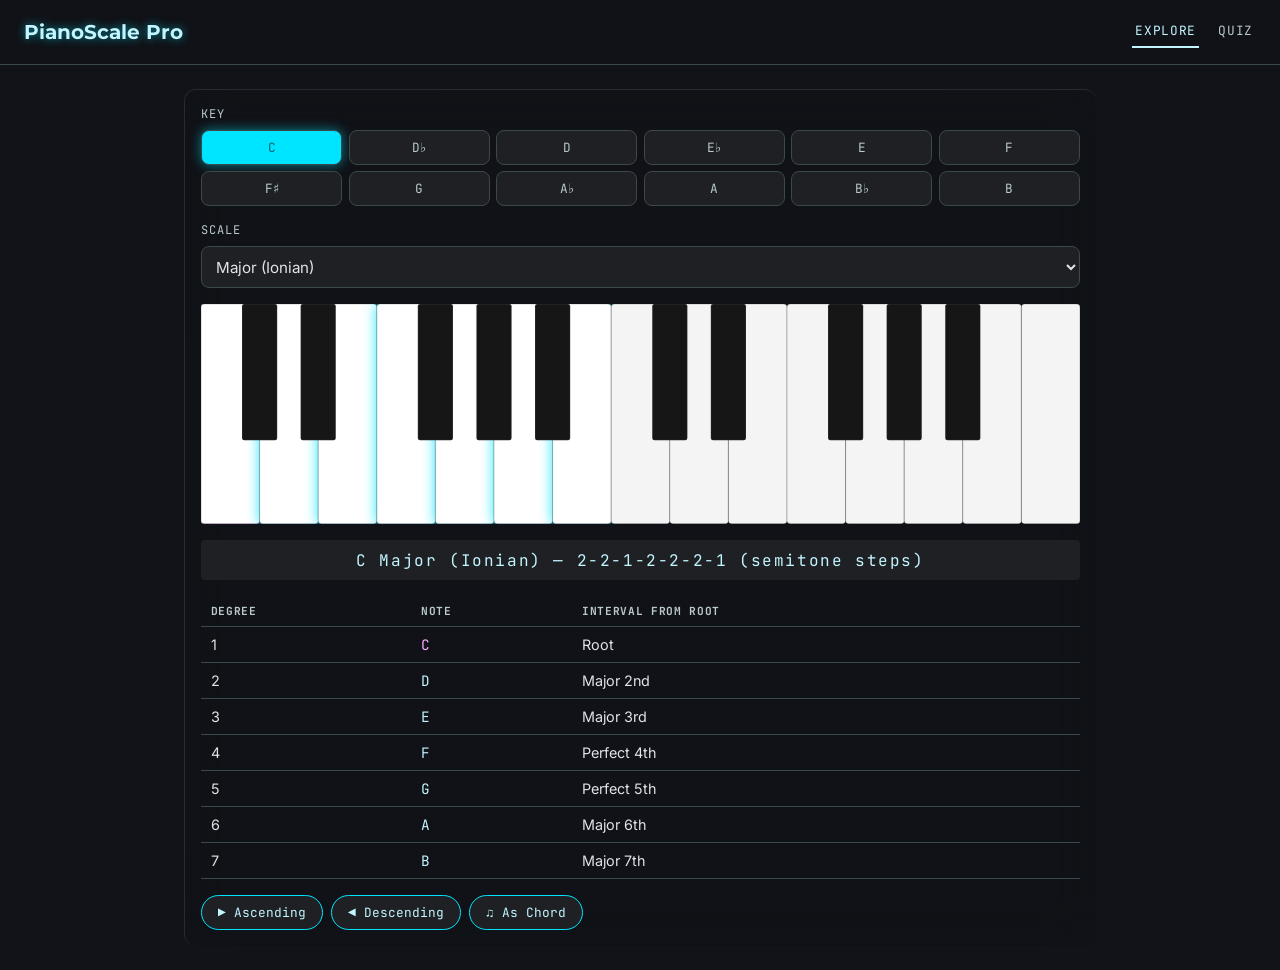
<file: index.html>
<!DOCTYPE html>
<html lang="en">
<head>
<meta charset="utf-8" />
<meta name="viewport" content="width=device-width, initial-scale=1.0" />
<title>PianoScale Pro — Theory &amp; Ear Training</title>
<link href="https://fonts.googleapis.com/css2?family=Inter:wght@400;500;600;700&family=JetBrains+Mono:wght@400;500;700&family=Montserrat:wght@400;500;600;700;800&display=swap" rel="stylesheet" />
<link rel="stylesheet" href="css/tokens.css" />
<link rel="stylesheet" href="css/app.css" />
</head>
<body>
  <header class="app-header">
    <h1 class="app-title">PianoScale Pro</h1>
    <nav class="app-nav" id="app-nav">
      <button data-view="explore" class="active">Explore</button>
      <button data-view="quiz">Quiz</button>
    </nav>
  </header>

  <main class="app-main">
    <section id="explore-view" class="view active"></section>
    <section id="quiz-view" class="view"></section>
  </main>

  <script type="module" src="js/main.js"></script>
</body>
</html>
</file>
<file: css/tokens.css>
/* Design tokens extracted from Stitch project 764963942059691026
   "Piano Scale Master" — design system: Midnight Studio */
:root {
  /* surfaces */
  --color-background: #111318;
  --color-on-background: #e2e2e8;
  --color-surface: #111318;
  --color-surface-bright: #37393e;
  --color-surface-container-lowest: #0c0e12;
  --color-surface-container-low: #1a1c20;
  --color-surface-container: #1e2024;
  --color-surface-container-high: #282a2e;
  --color-surface-container-highest: #333539;
  --color-surface-variant: #333539;
  --color-on-surface: #e2e2e8;
  --color-on-surface-variant: #bac9cc;
  --color-outline: #849396;
  --color-outline-variant: #3b494c;

  /* primary — cyan: scale tones, active state */
  --color-primary: #c3f5ff;
  --color-on-primary: #00363d;
  --color-primary-container: #00e5ff;
  --color-on-primary-container: #00626e;

  /* secondary — magenta: root note anchor */
  --color-secondary: #f8acff;
  --color-on-secondary: #570067;
  --color-secondary-container: #e248ff;
  --color-on-secondary-container: #4c005a;

  /* tertiary — green: success / correct-answer feedback */
  --color-tertiary: #b5ffaa;
  --color-on-tertiary: #003907;
  --color-tertiary-container: #00f13d;
  --color-on-tertiary-container: #006814;

  /* error */
  --color-error: #ffb4ab;
  --color-on-error: #690005;
  --color-error-container: #93000a;
  --color-on-error-container: #ffdad6;

  /* semantic aliases used across the app */
  --color-root-note: var(--color-secondary-container);
  --color-scale-tone: var(--color-primary-container);
  --color-success: var(--color-tertiary-container);
  --color-danger: var(--color-error-container);

  /* typography */
  --font-display: 'Montserrat', sans-serif;
  --font-headline: 'Montserrat', sans-serif;
  --font-body: 'Inter', sans-serif;
  --font-label: 'JetBrains Mono', monospace;

  /* spacing */
  --space-unit: 8px;
  --space-container-padding: 24px;
  --space-gutter: 16px;
  --keyboard-height-pct: 40vh;
  --sidebar-width: 280px;

  /* radii */
  --radius-sm: 0.25rem;
  --radius-md: 0.5rem;
  --radius-lg: 0.75rem;
  --radius-xl: 1rem;
  --radius-2xl: 1.5rem;
  --radius-full: 9999px;
}
</file>
<file: css/app.css>
/* app.css — app-specific styles, built on tokens.css.
   Piano key look ported from design/practice-mode.html; extended with
   .key-root / .key-scale / .key-dim to match keyboard.js's state API. */

* { box-sizing: border-box; }

body {
  margin: 0;
  background: var(--color-background);
  color: var(--color-on-background);
  font-family: var(--font-body);
  min-height: 100vh;
}

/* ---------- layout ---------- */

.app-header {
  display: flex;
  align-items: center;
  justify-content: space-between;
  padding: var(--space-gutter) var(--space-container-padding);
  border-bottom: 1px solid var(--color-outline-variant);
  background: rgba(17, 19, 24, 0.6);
  backdrop-filter: blur(12px);
  position: sticky;
  top: 0;
  z-index: 10;
}

.app-title {
  font-family: var(--font-headline);
  font-weight: 700;
  font-size: 1.25rem;
  color: var(--color-primary);
  text-shadow: 0 0 10px rgba(0, 229, 255, 0.6);
  margin: 0;
}

.app-nav { display: flex; gap: var(--space-gutter); }

.app-nav button {
  background: none;
  border: none;
  border-bottom: 2px solid transparent;
  color: var(--color-on-surface-variant);
  font-family: var(--font-label);
  font-size: 0.8rem;
  letter-spacing: 0.05em;
  text-transform: uppercase;
  padding: 0.4rem 0.2rem;
  cursor: pointer;
}

.app-nav button.active {
  color: var(--color-primary);
  border-bottom-color: var(--color-primary);
}

.app-main {
  max-width: 960px;
  margin: 0 auto;
  padding: var(--space-container-padding);
}

.view { display: none; }
.view.active { display: block; }

/* ---------- glass panel ---------- */

.glass-panel {
  background: rgba(17, 19, 24, 0.4);
  backdrop-filter: blur(20px);
  -webkit-backdrop-filter: blur(20px);
  border-top: 1px solid rgba(255, 255, 255, 0.1);
  border-left: 1px solid rgba(255, 255, 255, 0.1);
  border-radius: var(--radius-lg);
  padding: var(--space-gutter);
}

/* ---------- controls ---------- */

.control-group { margin-bottom: var(--space-gutter); }

.control-label {
  font-family: var(--font-label);
  font-size: 0.75rem;
  color: var(--color-on-surface-variant);
  text-transform: uppercase;
  letter-spacing: 0.08em;
  margin-bottom: 0.5rem;
  display: block;
}

.root-grid {
  display: grid;
  grid-template-columns: repeat(6, 1fr);
  gap: 0.4rem;
}

.chip-button {
  background: var(--color-surface-container);
  border: 1px solid var(--color-outline-variant);
  color: var(--color-on-surface-variant);
  border-radius: var(--radius-md);
  padding: 0.5rem 0.25rem;
  font-family: var(--font-label);
  font-size: 0.8rem;
  cursor: pointer;
  transition: all 0.15s;
}

.chip-button:hover { background: rgba(255, 255, 255, 0.05); }

.chip-button.selected {
  color: var(--color-on-primary-container);
  background: var(--color-primary-container);
  box-shadow: 0 0 12px rgba(0, 229, 255, 0.5);
}

select.scale-select {
  width: 100%;
  background: var(--color-surface-container);
  color: var(--color-on-surface);
  border: 1px solid var(--color-outline-variant);
  border-radius: var(--radius-md);
  padding: 0.6rem;
  font-family: var(--font-body);
  font-size: 0.95rem;
}

.play-buttons { display: flex; gap: 0.5rem; flex-wrap: wrap; margin-top: var(--space-gutter); }

.play-button {
  background: var(--color-surface-container);
  color: var(--color-primary);
  border: 1px solid var(--color-primary-container);
  border-radius: var(--radius-full);
  padding: 0.5rem 1rem;
  font-family: var(--font-label);
  font-size: 0.8rem;
  cursor: pointer;
}

.play-button:hover { background: rgba(0, 229, 255, 0.1); }
.play-button:disabled { opacity: 0.4; cursor: not-allowed; }

/* ---------- piano keyboard ---------- */

.keyboard-container { margin: var(--space-gutter) 0; }

.piano-keyboard-svg { width: 100%; height: auto; display: block; }

.piano-key { cursor: pointer; transition: all 0.1s; }

.piano-key-white { stroke: rgba(0, 0, 0, 0.2); }
.piano-key-black { stroke: rgba(255, 255, 255, 0.1); }

/* dim = default, uncolored */
.piano-key-white.key-dim { fill: #f4f4f4; }
.piano-key-black.key-dim { fill: #161616; }

/* scale tone = cyan glow */
.piano-key-white.key-scale,
.piano-key-black.key-scale {
  fill: #ffffff;
  filter: drop-shadow(0 0 6px rgba(0, 229, 255, 0.9));
}
.piano-key-black.key-scale { fill: #113a3f; }

/* root note = magenta glow */
.piano-key-white.key-root,
.piano-key-black.key-root {
  fill: #ffffff;
  filter: drop-shadow(0 0 8px rgba(226, 72, 255, 0.95));
}
.piano-key-black.key-root { fill: #3a1140; }

/* ---------- degree table ---------- */

.degree-table { width: 100%; border-collapse: collapse; margin-top: var(--space-gutter); }

.degree-table th,
.degree-table td {
  text-align: left;
  padding: 0.5rem 0.6rem;
  border-bottom: 1px solid var(--color-outline-variant);
  font-size: 0.9rem;
}

.degree-table th {
  font-family: var(--font-label);
  font-size: 0.7rem;
  text-transform: uppercase;
  letter-spacing: 0.06em;
  color: var(--color-on-surface-variant);
}

.degree-table td.note-name { color: var(--color-primary); font-family: var(--font-label); }
.degree-table tr:first-child td.note-name { color: var(--color-secondary); } /* root row */

.formula-display {
  font-family: var(--font-label);
  color: var(--color-primary);
  background: var(--color-surface-container);
  padding: 0.6rem;
  border-radius: var(--radius-sm);
  text-align: center;
  letter-spacing: 0.1em;
}

/* ---------- quiz ---------- */

.quiz-topbar {
  display: flex;
  gap: 2rem;
  flex-wrap: wrap;
  margin-bottom: var(--space-gutter);
}

.mode-tabs { display: flex; gap: 0.4rem; }
.mode-tabs .chip-button { padding: 0.5rem 1rem; }

.quiz-scoreboard {
  display: flex;
  justify-content: space-between;
  font-family: var(--font-label);
  font-size: 0.9rem;
  color: var(--color-on-surface-variant);
  background: var(--color-surface-container);
  border-radius: var(--radius-md);
  padding: 0.6rem 1rem;
  margin-bottom: var(--space-gutter);
}

.quiz-scoreboard strong { color: var(--color-primary); }

.quiz-play-row {
  display: flex;
  align-items: center;
  gap: 1rem;
  margin-bottom: var(--space-gutter);
}

.big-play-button {
  font-size: 1rem;
  padding: 0.75rem 1.5rem;
  background: var(--color-primary-container);
  color: var(--color-on-primary-container);
  border-color: var(--color-primary-container);
}

.quiz-question-hint {
  font-family: var(--font-label);
  font-size: 0.8rem;
  color: var(--color-on-surface-variant);
  text-transform: uppercase;
  letter-spacing: 0.06em;
}

.answer-grid {
  display: grid;
  grid-template-columns: repeat(2, 1fr);
  gap: 0.6rem;
  margin-bottom: var(--space-gutter);
}

.answer-button {
  padding: 0.9rem;
  font-size: 0.9rem;
  text-align: center;
}

.answer-button.correct {
  background: var(--color-success);
  color: var(--color-on-tertiary-container);
  border-color: var(--color-success);
}

.answer-button.incorrect {
  background: var(--color-danger);
  color: var(--color-on-error-container);
  border-color: var(--color-danger);
}

.quiz-feedback {
  font-family: var(--font-label);
  padding: 0.7rem 1rem;
  border-radius: var(--radius-md);
  margin-bottom: var(--space-gutter);
}

.quiz-feedback.is-correct { background: rgba(0, 241, 61, 0.12); color: var(--color-success); }
.quiz-feedback.is-incorrect { background: rgba(147, 0, 10, 0.2); color: var(--color-error); }

.quiz-actions {
  display: flex;
  justify-content: space-between;
  margin-top: var(--space-gutter);
}

@media (max-width: 640px) {
  .root-grid { grid-template-columns: repeat(4, 1fr); }
  .app-main { padding: var(--space-gutter); }
  .answer-grid { grid-template-columns: 1fr; }
}
</file>
